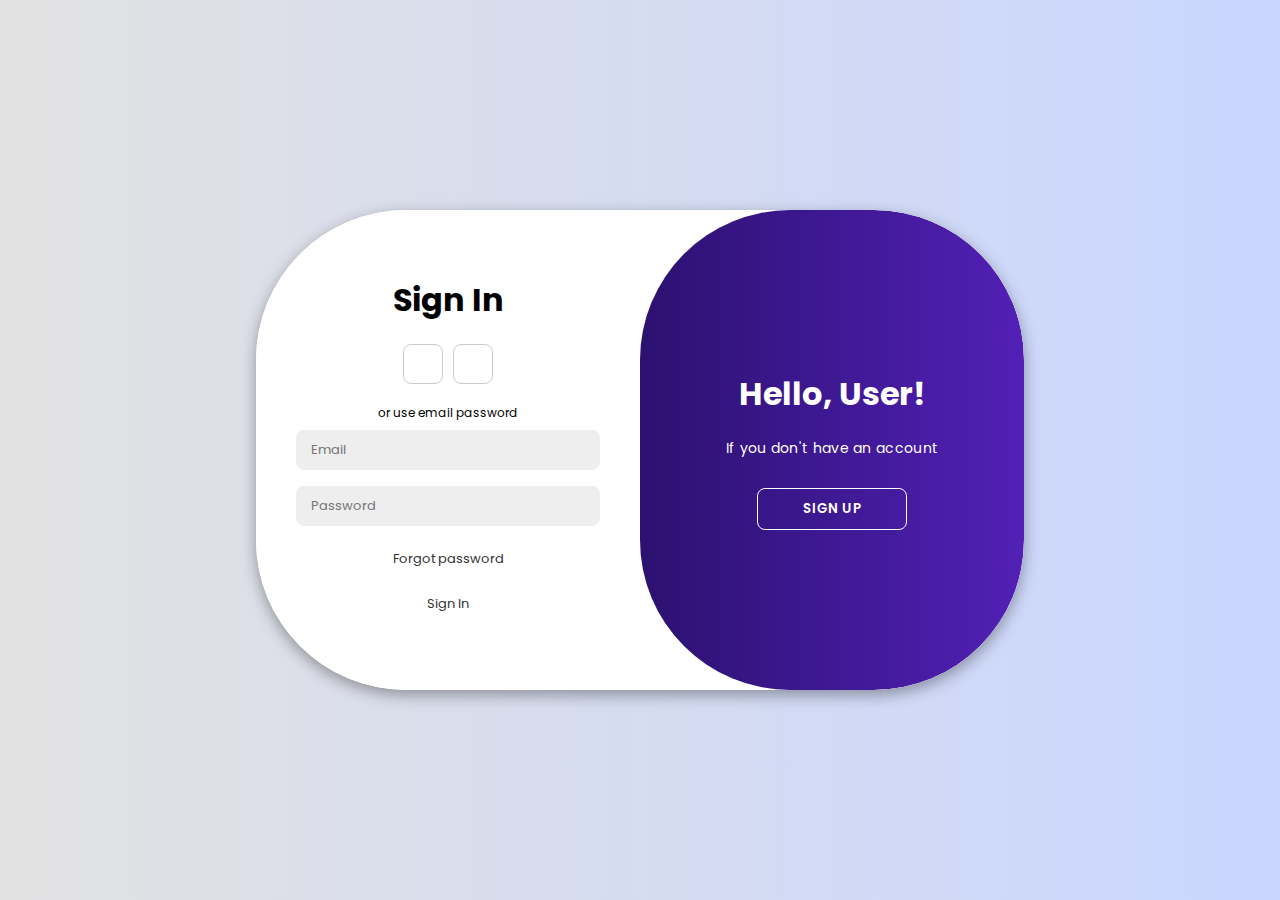
<file: index.html>
<!DOCTYPE html>
<html lang="en">
  <head>
    <meta charset="UTF-8" />
    <meta name="viewport" content="width=device-width, initial-scale=1.0" />
    <link rel="stylesheet" href="style.css" />
    <link
      rel="stylesheet"
      href="https://cdnjs.cloudflare.com/ajax/libs/font-awesome/6.5.2/css/all.min.css"
      integrity="sha512-SnH5WK+bZxgPHs44uWIX+LLJAJ9/2PkPKZ5QiAj6Ta86w+fsb2TkcmfRyVX3pBnMFcV7oQPJkl9QevSCWr3W6A=="
      crossorigin="anonymous"
      referrerpolicy="no-referrer"
    />
    <link rel="preconnect" href="https://fonts.googleapis.com" />
    <link rel="preconnect" href="https://fonts.gstatic.com" crossorigin />
    <link
      href="https://fonts.googleapis.com/css2?family=Poppins:ital,wght@0,100;0,200;0,300;0,400;0,500;0,600;0,700;0,800;0,900;1,100;1,200;1,300;1,400;1,500;1,600;1,700;1,800;1,900&display=swap"
      rel="stylesheet"
    />
    <title>Login Page</title>
  </head>
  <body>
    <div class="container" id="container">
      <div class="sign-up">
        <form>
          <h1>Create Account</h1>
          <div class="icons">
            <a href="#" class="icon"><i class="fa-brands fa-facebook"></i></a>
            
            <a href="#" class="icon"><i class="fa-brands fa-google"></i></a>
           
          </div>
          <span>or use email for registeration</span>
          <input type="text" placeholder="Name" />
          <input type="text" placeholder="Email" />
          <input type="password" placeholder="Password" />
          <button>Sign Up</button>
        </form>
      </div>
      <div class="sign-in">
        <form>
          <h1>Sign In</h1>
          <div class="icons">
            <a href="#" class="icon"><i class="fa-brands fa-facebook"></i></a>
            
            <a href="#" class="icon"><i class="fa-brands fa-google"></i></a>
          </div>
          <span>or use email password</span>
          <input type="text" placeholder="Email" />
          <input type="password" placeholder="Password" />
          <a href="#">Forgot password</a>
          <a href="main.html" class="button">Sign In</a>


        </form>
      </div>
      <div class="toogle-container">
        <div class="toogle">
          <div class="toogle-panel toogle-left">
            <h1>Welcome User!</h1>
            <p>If you already have an account</p>
            <button class="hidden" id="login">Sign In</button>
          </div>
          <div class="toogle-panel toogle-right">
            <h1>Hello, User!</h1>
            <p>If you don't have an account</p>
            <button class="hidden" id="register">Sign Up</button>
          </div>
        </div>
      </div>
    </div>
    <script src="script.js"></script>
  </body>
</html>
</file>
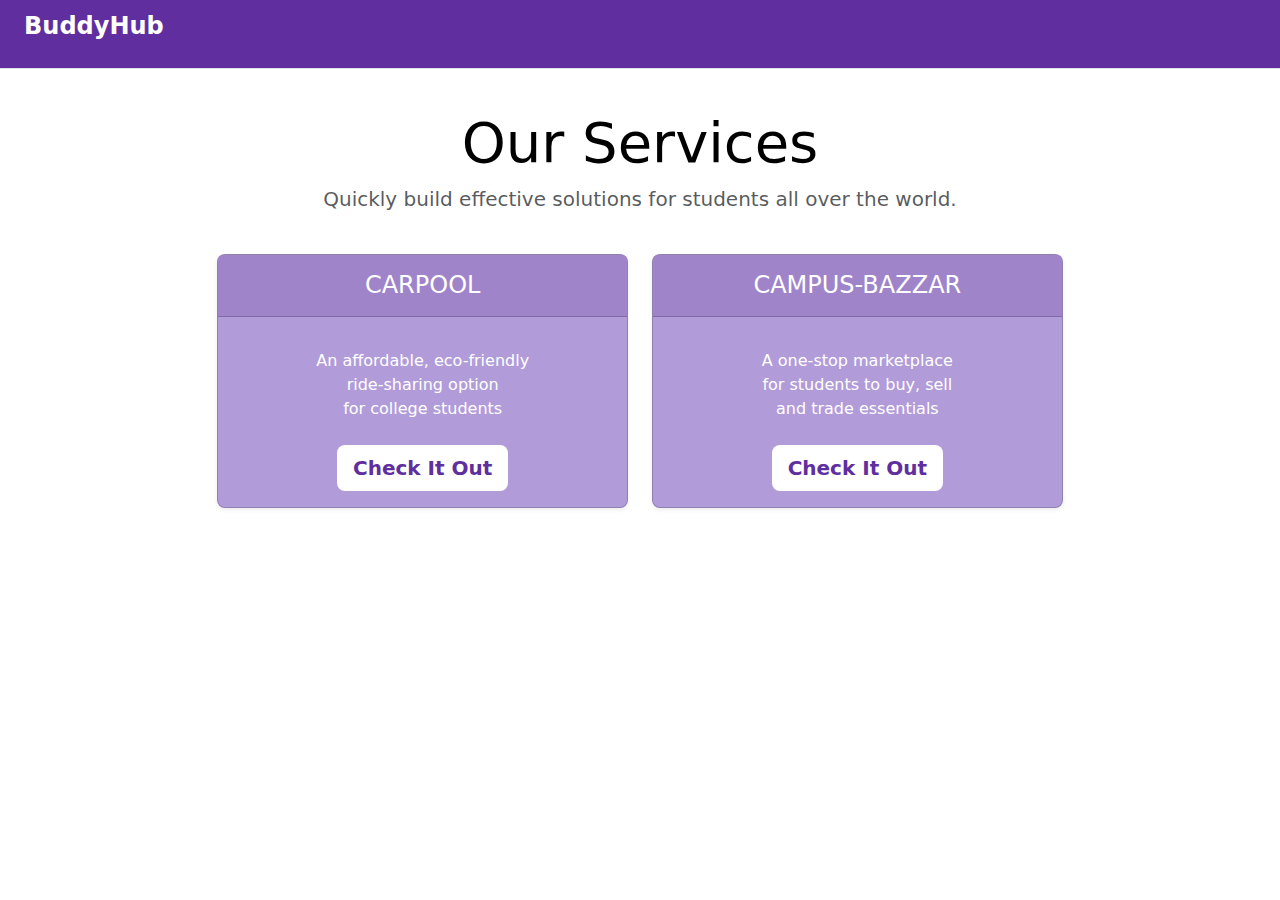
<file: main.html>
<!DOCTYPE html>
<html lang="en">
<head>
    <meta charset="UTF-8">
    <meta name="viewport" content="width=device-width, initial-scale=1.0">
    <title>Attendance Dashboard</title>
    <link href="https://cdn.jsdelivr.net/npm/bootstrap@5.3.2/dist/css/bootstrap.min.css" rel="stylesheet">
    <link rel="stylesheet" href="main.css">
</head>
<body>
    <header>
        <div class="d-flex flex-column flex-md-row align-items-center pb-3 mb-4 border-bottom header-bg">
            <a href="/" class="d-flex align-items-center link-body-emphasis text-decoration-none">
                <span class="fs-4 mx-4 my-2">BuddyHub</span>
            </a>
        </div>
        <div class="pricing-header p-3 pb-md-4 mx-auto text-center">
            <h1 class="display-4 fw-normal text-body-emphasis">Our Services</h1>
            <p class="fs-5 text-body-secondary">
                Quickly build effective solutions for students all over the world.
            </p>
        </div>
    </header>

    <div class="row row-cols-1 row-cols-md-3 mb-3 text-center justify-content-center">
        <div class="col">
            <div class="card mb-4 rounded-3 shadow-sm card-custom">

                <div class="card-header py-3">
                    <h4 class="my-0 fw-normal">CARPOOL</h4>
                </div>
                <div class="card-body">
                    <i class="bi bi-car-front-fill icon"></i>
                    <ul class="list-unstyled mt-3 mb-4">
                        <li>An affordable, eco-friendly</li>
                        <li>ride-sharing option</li>
                        <li>for college students</li>
                    </ul>
                    <a href="carpool.html" class="btn btn-lg btn-outline-primary btn-custom">Check It Out</a>
                </div>
            </div>
        </div>

        <div class="col">
            <div class="card mb-4 rounded-3 shadow-sm card-custom">

                <div class="card-header py-3">
                    <h4 class="my-0 fw-normal">CAMPUS-BAZZAR</h4>
                </div>
                <div class="card-body">
                    <i class="bi bi-cart-fill icon"></i>
                    <ul class="list-unstyled mt-3 mb-4">
                        <li>A one-stop marketplace</li>
                        <li>for students to buy, sell</li>
                        <li>and trade essentials</li>
                    </ul>
                    <a href="campusbazar.html" class="btn btn-lg btn-outline-primary btn-custom">Check It Out</a>
                </div>
            </div>
        </div>
    </div>

    <script src="https://cdn.jsdelivr.net/npm/bootstrap@5.3.2/dist/js/bootstrap.bundle.min.js"></script>
    <script src="script.js"></script>
</body>
</html>
</file>
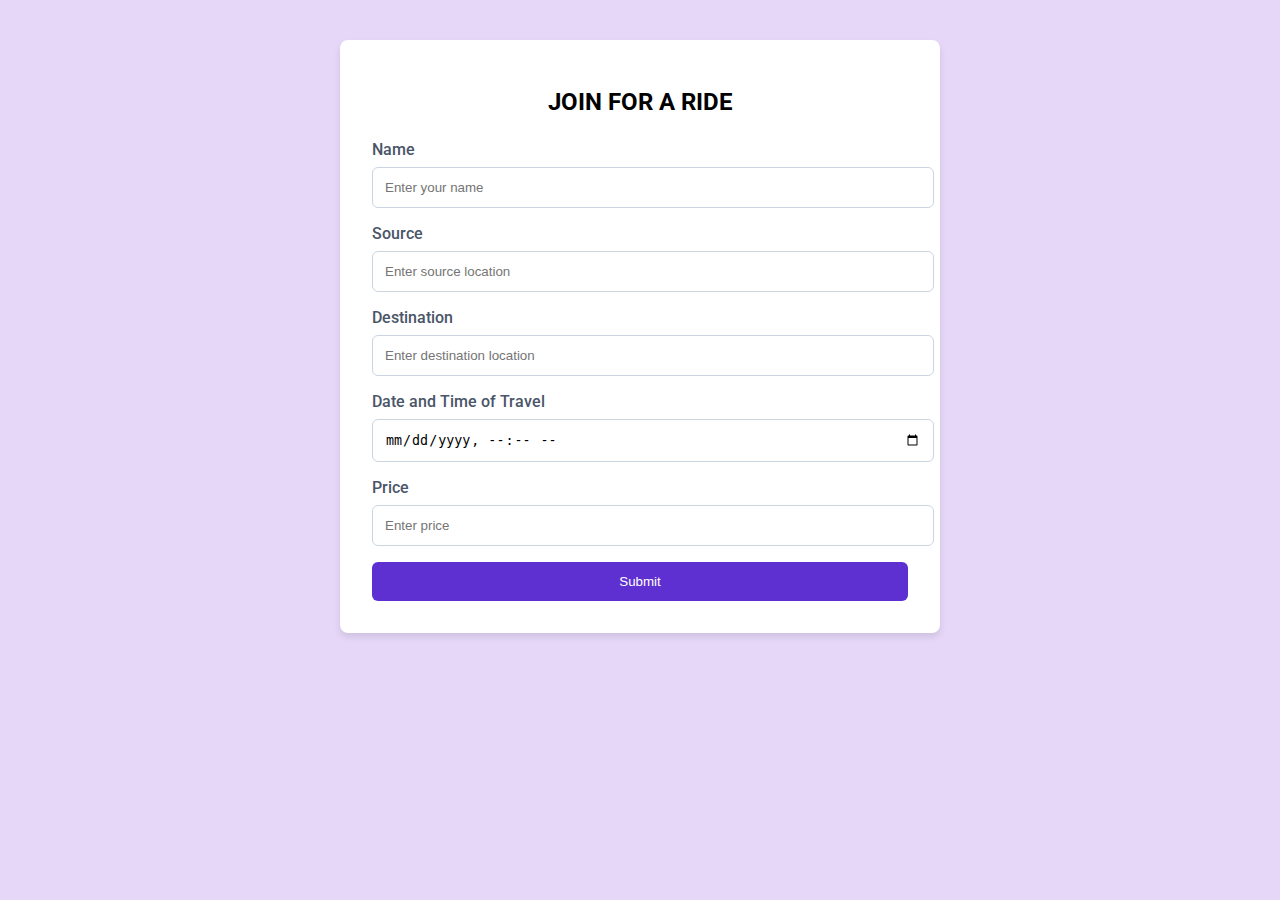
<file: offer.html>
<!DOCTYPE html>
<html lang="en">
<head>
    <meta charset="UTF-8">
    <meta name="viewport" content="width=device-width, initial-scale=1.0">
    <title>Find a Ride</title>
    <link rel="stylesheet" href="https://cdnjs.cloudflare.com/ajax/libs/font-awesome/5.15.3/css/all.min.css">
    <link href="https://fonts.googleapis.com/css2?family=Roboto:wght@400;500;700&display=swap" rel="stylesheet">
    <link rel="stylesheet" href="offer.css">
</head>
<body>
    <div class="container">
        <div class="form-container">
            <h1>JOIN FOR A RIDE</h1>
            <form id="rideForm">
                <div>
                    <label for="name">Name</label>
                    <input type="text" id="name" name="name" placeholder="Enter your name">
                </div>
                <div>
                    <label for="source">Source</label>
                    <input type="text" id="source" name="source" placeholder="Enter source location">
                </div>
                <div>
                    <label for="destination">Destination</label>
                    <input type="text" id="destination" name="destination" placeholder="Enter destination location">
                </div>
                <div>
                    <label for="time">Date and Time of Travel</label>
                    <input type="datetime-local" id="time" name="time">
                </div>
                <div>
                    <label for="price">Price</label>
                    <input type="number" id="price" name="price" placeholder="Enter price">
                </div>
                <div>
                    <a href="confirm.html">
                        <button type="button">Submit</button>
                    </a>
                    
                </div>
            </form>
        </div>
    </div>
    <script src="offer.js"></script>
</body>
</html>
</file>
<file: style.css>
* {
    margin: 0;
    padding: 0;
    box-sizing: border-box;
    font-family: "Poppins", sans-serif;
  }
  
  body {
    background-color:  #c9d6ff;
    background: linear-gradient(to right, #e2e2e2, #c9d6ff);
    display: flex;
    align-items: center;
    justify-content: center;
    flex-direction: column;
    height: 100vh;
  }
  
  .container {
    background-color: #fff;
    border-radius: 150px;
    box-shadow: 0 5px 15px rgba(0, 0, 0, 0.35);
    position: relative;
    overflow: hidden;
    width: 768px;
    max-width: 100%;
    min-height: 480px;
  }
  
  .container p {
    font-size: 14px;
    line-height: 20px;
    letter-spacing: 0.3px;
    margin: 20px 0;
  }
  
  
  .container span {
    font-size: 12px;
  }
  
  .container a {
    color: #333;
    font-size: 13px;
    text-decoration: none;
    margin: 15px 0 10px;
  }
  .container button {
    background-color: #222366;
    color: #fff;
    padding: 10px 45px;
    border: 1px solid transparent;
    border-radius: 8px;
    font-weight: 600;
    letter-spacing: 0.5px;
    text-transform: uppercase;
    margin-top: 10px;
    cursor: pointer;
  }
  
  .container button.hidden {
    background-color: transparent;
    border-color: #fff;
  }
  
  .container form {
    background-color: #fff;
    display: flex;
    align-items: center;
    justify-content: center;
    flex-direction: column;
    padding: 0 40px;
    height: 100%;
  }
  
  .container input {
    background-color: #eee;
    border: none;
    margin: 8px 0;
    padding: 10px 15px;
    font-size: 13px;
    border-radius: 8px;
    width: 100%;
    outline: none;
  }
  
  .sign-up, .sign-in {
    position: absolute;
    top: 0;
    height: 100%;
    transition: all 0.6s ease-in-out;
  }
  
  .sign-in {
    left: 0;
    width: 50%;
    z-index: 2;
  }
  
  .container.active .sign-in {
    transform: translateX(100%);
  }
  
  .sign-up {
    left: 0;
    width: 50%;
    z-index: 1;
    opacity: 0;
  }
  
  .container.active .sign-up {
    transform: translateX(100%);
    opacity: 1;
    z-index: 5;
    animation: move 0.6s;
  }
  
  @keyframes move {
    0%, 49.99%{
      opacity: 0;
      z-index: 1;
    }
     50%, 100%{
      opacity: 1;
      z-index: 5;
    }
  }
  
  .icons {
    margin: 20px 0;
  }
  
  .icons a {
    border: 1px solid #ccc;
    border-radius: 20%;
    display: inline-flex;
    justify-content: center;
    align-items: center;
    margin: 0 3px;
    width: 40px;
    height: 40px;
  }
  
  .toogle-container {
    position: absolute;
    top: 0;
    left: 50%;
    width: 50%;
    height: 100%;
    overflow: hidden;
    border-radius: 150px;
    z-index: 1000;
    transition: all 0.6s ease-in-out;
  }
  
  .container.active .toogle-container {
    transform: translateX(-100%);
    border-radius: 150px;
  }
  
  .toogle {
    background-color: #1c042f;
    height: 100%;
    background: linear-gradient(to right, #05022a, #5220b6);
    color: #fff;
    position: relative;
    left: -100%;
    width: 200%;
    transform: translateX(0);
    transition: all 0.6s ease-in-out;
  }
  
  .container.active .toogle {
    transform: translateX(50%);
  }
  
  .toogle-panel {
    position: absolute;
    width: 50%;
    height: 100%;
    display: flex;
    justify-content: center;
    align-items: center;
    flex-direction: column;
    padding: 0 30px;
    text-align: center;
    top: 0;
    transform: translateX(0);
    transition: all 0.6s ease-in-out;
  }
  
  .toogle-left {
    transform: translateX(-200%);
  }
  
  .container.active .toogle-left {
    transform: translateX(0);
  }
  
  .toogle-right {
    right: 0;
    transform: translateX(0);
  }
  
  .container.active .toogle-right {
    transform: translateX(200%);
  }
</file>
<file: main.css>
/* Change Buddy Hub text to white */
.header-bg {
    background-color: #602e9e;
}

.header-bg a span {
    color: white; /* White text */
    font-weight: bold;
}

/* Carpool & Campus Bazaar card styling */
.card-custom {
    background-color: #b19cd9; /* Light Purple */
    color: white; /* White text */
}

.card-custom .card-header {
    background-color: #a084ca; /* Slightly darker purple */
    color: white;
}

.card-custom .btn {
    background-color: white; /* White button */
    color: #602e9e; /* Purple text */
    font-weight: bold;
    border: none;
}

.card-custom .btn:hover {
    background-color: #4a2175; /* Darker purple on hover */
    color: white;
}
</file>
<file: offer.css>
body {
    font-family: 'Roboto', sans-serif;
    background-color: #e6d7f8;
}

.container {
    max-width: 600px;
    margin: 0 auto;
    padding: 2rem;
}

.form-container {
    background-color: #ffffff;
    padding: 2rem;
    border-radius: 0.5rem;
    box-shadow: 0 4px 6px rgba(0, 0, 0, 0.1);
}

.form-container h1 {
    font-size: 1.5rem;
    font-weight: 700;
    margin-bottom: 1.5rem;
    text-align: center;
}

.form-container label {
    display: block;
    font-weight: 500;
    margin-bottom: 0.5rem;
    color: #4a5568;
}

.form-container input {
    width: 100%;
    padding: 0.75rem;
    border: 1px solid #cbd5e0;
    border-radius: 0.375rem;
    margin-bottom: 1rem;
    outline: none;
    transition: border-color 0.2s;
}

.form-container input:focus {
    border-color: #3182ce;
}

.form-container button {
    width: 100%;
    padding: 0.75rem;
    background-color: #5e30d1;
    color: #ffffff;
    border: none;
    border-radius: 0.375rem;
    font-weight: 500;
    cursor: pointer;
    transition: background-color 0.2s;
}

.form-container button:hover {
    background-color: #150431;
}
</file>
